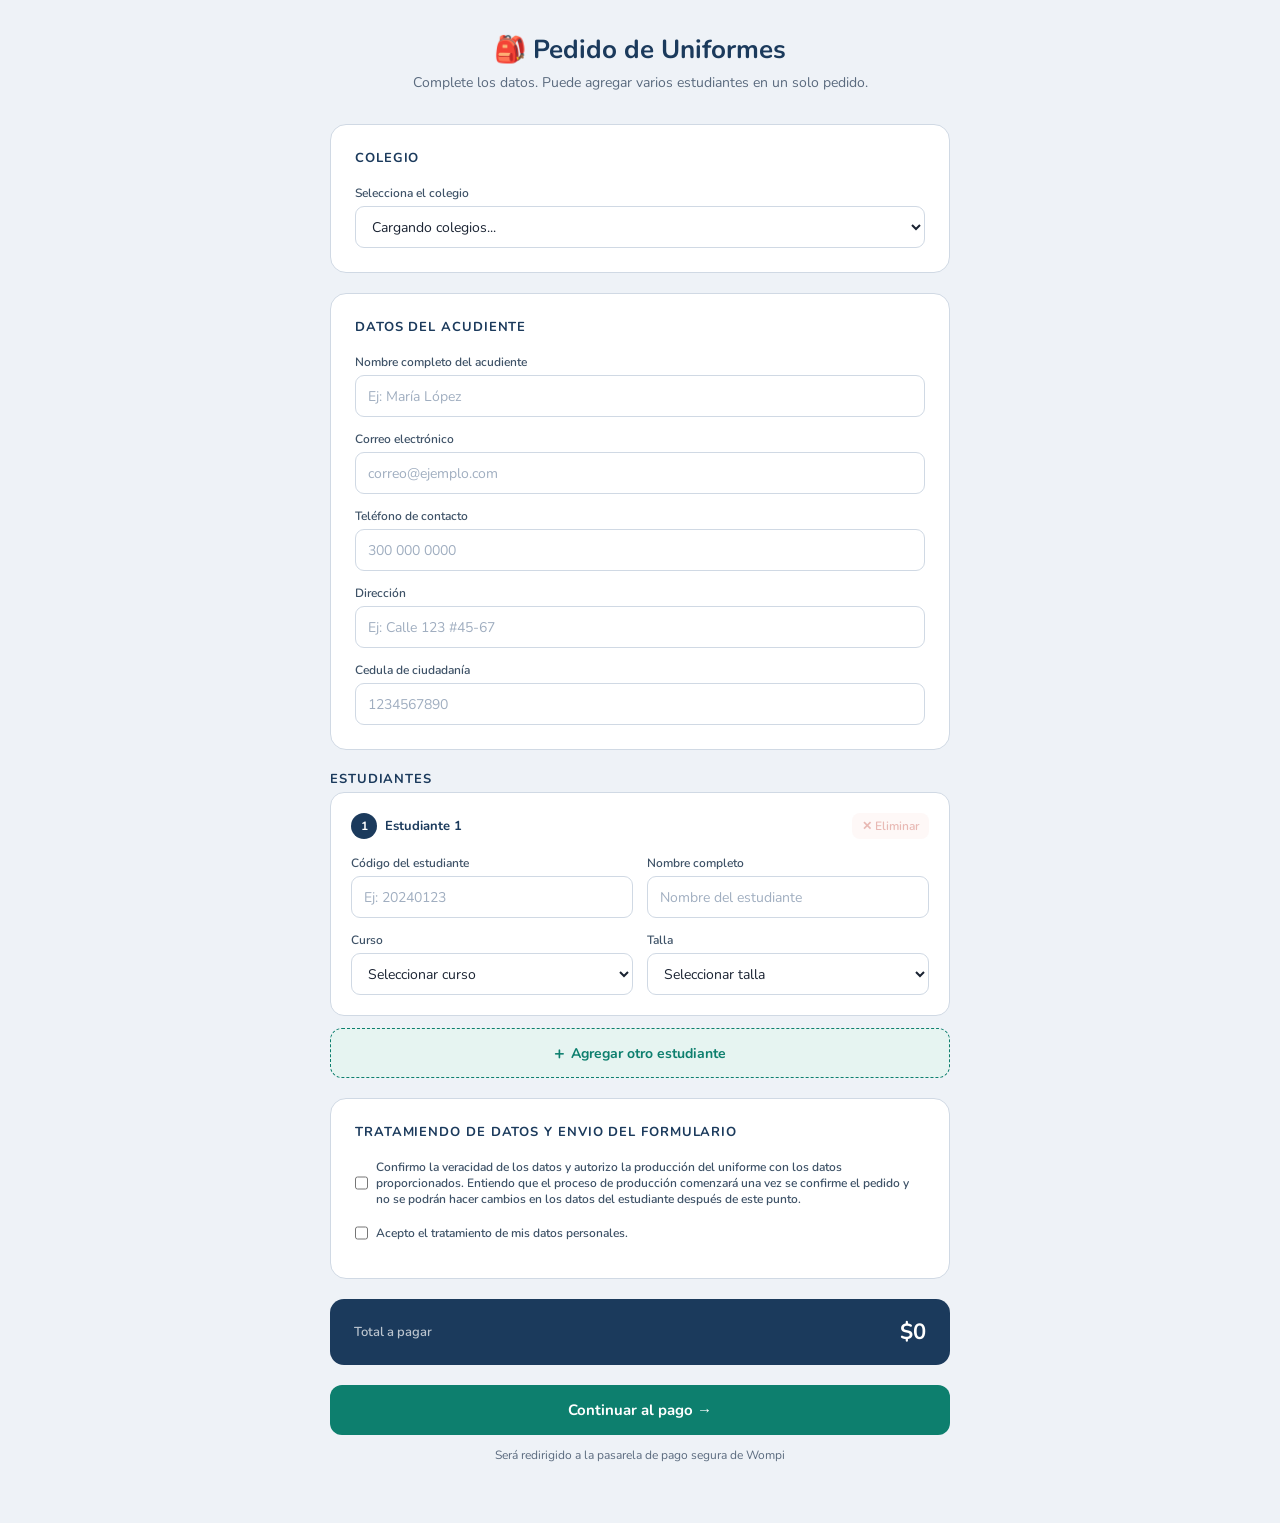
<file: index.html>
<!doctype html>
<html lang="es">
  <head>
    <meta charset="UTF-8" />
    <meta name="viewport" content="width=device-width, initial-scale=1.0" />
    <title>Pedido de Uniformes</title>
    <link
      href="https://fonts.googleapis.com/css2?family=Nunito:wght@400;500;600;700&display=swap"
      rel="stylesheet"
    />
    <link rel="stylesheet" href="index.css" />
  </head>
  <body>
    <div class="header">
      <h1>🎒 Pedido de Uniformes</h1>
      <p>
        Complete los datos. Puede agregar varios estudiantes en un solo pedido.
      </p>
    </div>

    <form id="form">
      <div class="wrap">
        <!-- Selección de colegio -->
        <div class="card">
          <div class="card-title">Colegio</div>
          <div class="fields">
            <div class="field full">
              <label>Selecciona el colegio</label>
              <select id="colegio" required>
                <option value="" disabled selected>Cargando colegios...</option>
              </select>
            </div>
          </div>
        </div>

        <!-- Datos del acudiente -->
        <div class="card">
          <div class="card-title">Datos del acudiente</div>
          <div class="fields">
            <div class="field full">
              <label>Nombre completo del acudiente</label>
              <input id="nombre_padre" placeholder="Ej: María López" required />
            </div>
            <div class="field full">
              <label>Correo electrónico</label>
              <input
                id="email"
                type="email"
                placeholder="correo@ejemplo.com"
                required
              />
            </div>
            <div class="field full">
              <label>Teléfono de contacto</label>
              <input
                id="telefono"
                type="tel"
                placeholder="300 000 0000"
                required
              />
            </div>
            <div class="field full">
              <label>Dirección</label>
              <input
                id="direccion"
                type="text"
                placeholder="Ej: Calle 123 #45-67"
                required
              />
            </div>
            <div class="field full">
              <label>Cedula de ciudadanía</label>
              <input
                id="cedula"
                type="number"
                placeholder="1234567890"
                required
              />
            </div>
          </div>
        </div>

        <!-- Estudiantes -->
        <div>
          <div class="students-header">
            <div class="students-title">Estudiantes</div>
          </div>
          <div class="students-section" id="estudiantes"></div>
          <div style="margin-top: 12px">
            <button type="button" class="btn-add" id="btn-agregar">
              <span style="font-size: 18px">+</span> Agregar otro estudiante
            </button>
          </div>
        </div>

        <!-- Tratamiento de datos -->
        <div class="card">
          <div class="card-title">
            Tratamiendo de datos Y envio del formulario
          </div>
          <div class="fields">
            <div class="field full">
              <label class="terminos-label">
                <input type="checkbox" id="terminos" required />
                <span
                  >Confirmo la veracidad de los datos y autorizo la producción
                  del uniforme con los datos proporcionados. Entiendo que el
                  proceso de producción comenzará una vez se confirme el pedido
                  y no se podrán hacer cambios en los datos del estudiante
                  después de este punto.</span
                >
              </label>
              <label class="terminos-label">
                <input type="checkbox" id="terminos" required />
                <span>Acepto el tratamiento de mis datos personales.</span>
              </label>
            </div>
          </div>
        </div>

        <!-- Total -->
        <div class="total-card">
          <span class="total-label">Total a pagar</span>
          <span class="total-value" id="total-display">$0</span>
        </div>

        <!-- Enviar -->
        <button type="submit" class="btn-submit" id="btn-submit">
          <div class="spinner" id="spinner"></div>
          <span id="btn-texto">Continuar al pago →</span>
        </button>
        <p class="nota">
          Será redirigido a la pasarela de pago segura de Wompi
        </p>
      </div>
    </form>
    <script src="index.js"></script>
  </body>
</html>
</file>
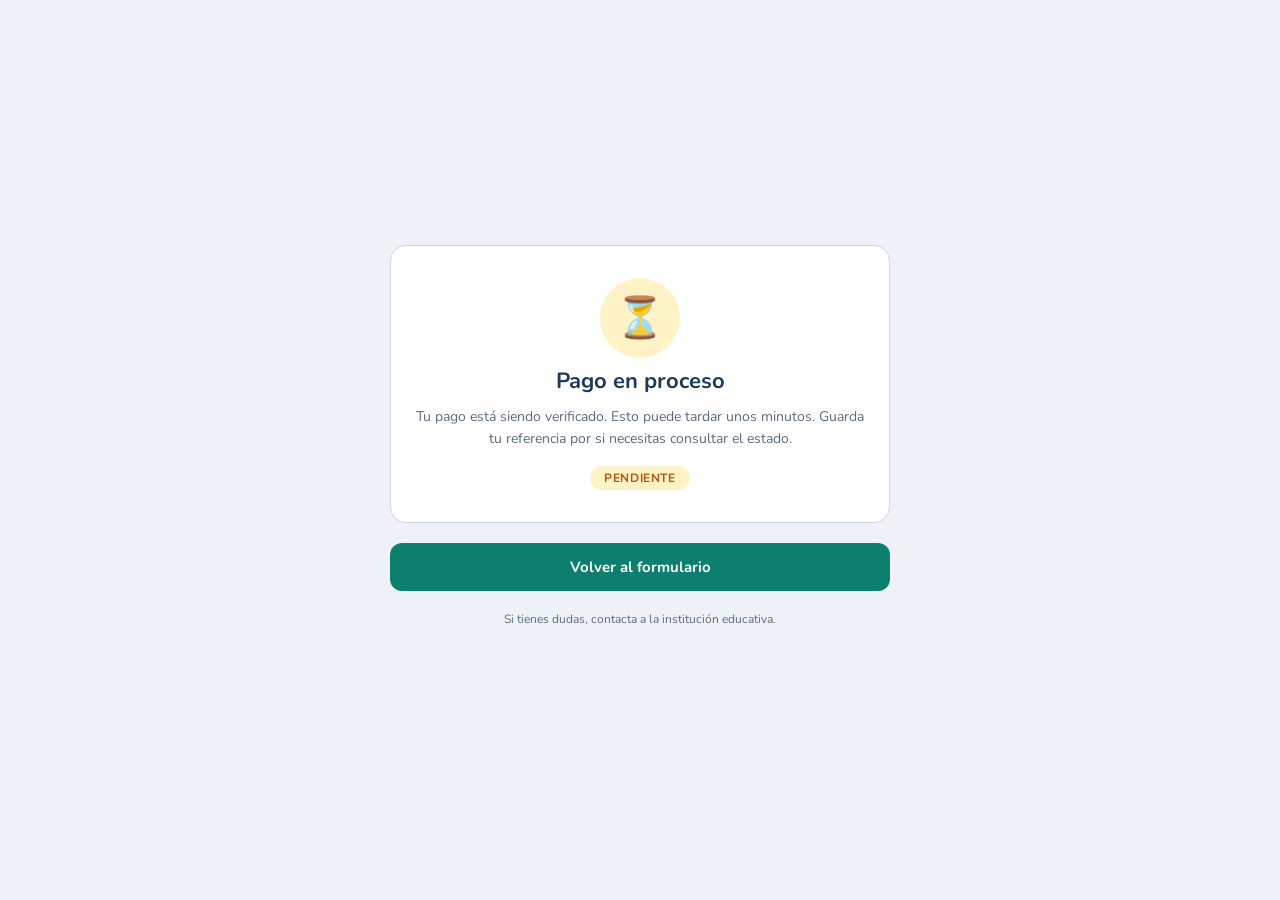
<file: pago-terminado.html>
<!doctype html>
<html lang="es">
  <head>
    <meta charset="UTF-8" />
    <meta name="viewport" content="width=device-width, initial-scale=1.0" />
    <title>Resultado del pago — Uniformes</title>
    <link
      href="https://fonts.googleapis.com/css2?family=Nunito:wght@400;500;600;700&display=swap"
      rel="stylesheet"
    />
    <style>
      *,
      *::before,
      *::after {
        box-sizing: border-box;
        margin: 0;
        padding: 0;
      }

      :root {
        --navy: #1b3a5c;
        --teal: #0d7f6e;
        --teal-lt: #e6f4f1;
        --red: #c0392b;
        --red-lt: #fdecea;
        --yellow: #b45309;
        --yellow-lt: #fef3c7;
        --bg: #eef2f7;
        --card: #ffffff;
        --border: #d0d9e4;
        --text: #1a2332;
        --muted: #5a6a7e;
      }

      body {
        font-family: "Nunito", sans-serif;
        background: var(--bg);
        color: var(--text);
        min-height: 100vh;
        display: flex;
        flex-direction: column;
        align-items: center;
        justify-content: center;
        padding: 32px 16px 60px;
      }

      .wrap {
        max-width: 500px;
        width: 100%;
        display: flex;
        flex-direction: column;
        gap: 20px;
      }

      .icon-circle {
        width: 80px;
        height: 80px;
        border-radius: 50%;
        display: flex;
        align-items: center;
        justify-content: center;
        font-size: 40px;
        margin: 0 auto 8px;
      }
      .icon-circle.success { background: var(--teal-lt); }
      .icon-circle.error   { background: var(--red-lt); }
      .icon-circle.pending { background: var(--yellow-lt); }

      .card {
        background: var(--card);
        border: 1px solid var(--border);
        border-radius: 16px;
        padding: 32px 24px;
        text-align: center;
      }

      .card h1 {
        font-size: 22px;
        font-weight: 700;
        color: var(--navy);
        margin-bottom: 10px;
      }

      .card p {
        font-size: 14px;
        color: var(--muted);
        line-height: 1.6;
      }

      .ref-box {
        background: var(--bg);
        border: 1px solid var(--border);
        border-radius: 10px;
        padding: 12px 16px;
        margin-top: 20px;
        font-size: 13px;
        color: var(--muted);
      }
      .ref-box strong {
        display: block;
        font-size: 15px;
        color: var(--text);
        margin-top: 4px;
        letter-spacing: 0.03em;
      }

      .badge-status {
        display: inline-block;
        padding: 4px 14px;
        border-radius: 20px;
        font-size: 12px;
        font-weight: 700;
        letter-spacing: 0.05em;
        text-transform: uppercase;
        margin-top: 16px;
      }
      .badge-status.success { background: var(--teal-lt); color: var(--teal); }
      .badge-status.error   { background: var(--red-lt);  color: var(--red);  }
      .badge-status.pending { background: var(--yellow-lt); color: var(--yellow); }

      .btn-back {
        display: block;
        text-align: center;
        background: var(--teal);
        color: #fff;
        border: none;
        border-radius: 12px;
        padding: 14px;
        font-size: 15px;
        font-weight: 700;
        font-family: "Nunito", sans-serif;
        text-decoration: none;
        transition: background 0.15s;
      }
      .btn-back:hover { background: #0a6b5c; }

      .nota {
        text-align: center;
        font-size: 12px;
        color: var(--muted);
      }
    </style>
  </head>
  <body>
    <div class="wrap">
      <div class="card" id="result-card">
        <div class="icon-circle" id="icon"></div>
        <h1 id="titulo"></h1>
        <p id="mensaje"></p>
        <span class="badge-status" id="badge"></span>
        <div class="ref-box" id="ref-box" style="display:none">
          Referencia del pedido
          <strong id="ref-value"></strong>
        </div>
      </div>

      <a href="index.html" class="btn-back">Volver al formulario</a>
      <p class="nota">Si tienes dudas, contacta a la institución educativa.</p>
    </div>

    <script>
      const params = new URLSearchParams(window.location.search);
      const status = (params.get("status") || "").toUpperCase();
      const reference = params.get("reference") || "";

      const icon    = document.getElementById("icon");
      const titulo  = document.getElementById("titulo");
      const mensaje = document.getElementById("mensaje");
      const badge   = document.getElementById("badge");
      const refBox  = document.getElementById("ref-box");
      const refVal  = document.getElementById("ref-value");

      if (status === "APPROVED") {
        icon.textContent = "✅";
        icon.className = "icon-circle success";
        titulo.textContent = "¡Gracias por tu compra!";
        mensaje.textContent =
          "Tu pago fue procesado exitosamente. Pronto la institución educativa confirmará los detalles de tu pedido.";
        badge.textContent = "Pago aprobado";
        badge.className = "badge-status success";
      } else if (status === "DECLINED" || status === "VOIDED" || status === "ERROR") {
        icon.textContent = "❌";
        icon.className = "icon-circle error";
        titulo.textContent = "El pago no fue completado";
        mensaje.textContent =
          "Tu transacción fue rechazada o cancelada. Puedes intentarlo de nuevo con otro método de pago.";
        badge.textContent = "Pago rechazado";
        badge.className = "badge-status error";
      } else {
        icon.textContent = "⏳";
        icon.className = "icon-circle pending";
        titulo.textContent = "Pago en proceso";
        mensaje.textContent =
          "Tu pago está siendo verificado. Esto puede tardar unos minutos. Guarda tu referencia por si necesitas consultar el estado.";
        badge.textContent = "Pendiente";
        badge.className = "badge-status pending";
      }

      if (reference) {
        refBox.style.display = "block";
        refVal.textContent = reference;
      }
    </script>
  </body>
</html>
</file>
<file: index.css>
*,
*::before,
*::after {
  box-sizing: border-box;
  margin: 0;
  padding: 0;
}

:root {
  --navy: #1b3a5c;
  --teal: #0d7f6e;
  --teal-lt: #e6f4f1;
  --red: #c0392b;
  --red-lt: #fdecea;
  --bg: #eef2f7;
  --card: #ffffff;
  --border: #d0d9e4;
  --text: #1a2332;
  --muted: #5a6a7e;
  --label: #3d5166;
}

body {
  font-family: "Nunito", sans-serif;
  background: var(--bg);
  color: var(--text);
  min-height: 100vh;
  padding: 32px 16px 60px;
}

.header {
  text-align: center;
  margin-bottom: 32px;
}
.header h1 {
  font-size: 26px;
  font-weight: 700;
  color: var(--navy);
  margin-bottom: 6px;
}
.header p {
  font-size: 14px;
  color: var(--muted);
}

.wrap {
  max-width: 620px;
  margin: 0 auto;
  display: flex;
  flex-direction: column;
  gap: 20px;
}

.card {
  background: var(--card);
  border: 1px solid var(--border);
  border-radius: 16px;
  padding: 24px;
}
.card-title {
  font-size: 13px;
  font-weight: 700;
  letter-spacing: 0.07em;
  text-transform: uppercase;
  color: var(--navy);
  margin-bottom: 18px;
}

.fields {
  display: grid;
  grid-template-columns: 1fr 1fr;
  gap: 14px;
}
.field {
  display: flex;
  flex-direction: column;
  gap: 5px;
}
.field.full {
  grid-column: 1 / -1;
}

label {
  font-size: 12px;
  font-weight: 600;
  color: var(--label);
}
input,
select {
  height: 42px;
  border: 1.5px solid var(--border);
  border-radius: 9px;
  padding: 0 12px;
  font-family: "Nunito", sans-serif;
  font-size: 14px;
  color: var(--text);
  background: #fff;
  transition:
    border-color 0.15s,
    box-shadow 0.15s;
  outline: none;
}
input::placeholder {
  color: #a0aec0;
}
input:focus,
select:focus {
  border-color: var(--teal);
  box-shadow: 0 0 0 3px rgba(13, 127, 110, 0.12);
}
select:disabled {
  background: #f5f5f5;
  color: #a0aec0;
  cursor: not-allowed;
}

.student-card {
  background: var(--card);
  border: 1.5px solid var(--border);
  border-radius: 14px;
  padding: 20px;
  animation: slideIn 0.25s ease;
}
.student-card.removing {
  animation: slideOut 0.2s ease forwards;
}
@keyframes slideIn {
  from {
    opacity: 0;
    transform: translateY(-10px);
  }
  to {
    opacity: 1;
    transform: translateY(0);
  }
}
@keyframes slideOut {
  from {
    opacity: 1;
    transform: translateY(0);
  }
  to {
    opacity: 0;
    transform: translateY(-8px);
  }
}

.student-header {
  display: flex;
  align-items: center;
  justify-content: space-between;
  margin-bottom: 16px;
}
.student-num {
  display: flex;
  align-items: center;
  gap: 8px;
}
.badge {
  width: 26px;
  height: 26px;
  border-radius: 50%;
  background: var(--navy);
  color: #fff;
  font-size: 12px;
  font-weight: 700;
  display: flex;
  align-items: center;
  justify-content: center;
}
.student-label {
  font-size: 13px;
  font-weight: 700;
  color: var(--navy);
}

.btn-remove {
  background: var(--red-lt);
  color: var(--red);
  border: none;
  border-radius: 8px;
  padding: 5px 10px;
  font-size: 12px;
  font-weight: 600;
  cursor: pointer;
  font-family: "Nunito", sans-serif;
  transition: background 0.15s;
}
.btn-remove:hover {
  background: #f9c8c5;
}
.btn-remove:disabled {
  opacity: 0.35;
  cursor: default;
}

.students-section {
  display: flex;
  flex-direction: column;
  gap: 12px;
}
.students-header {
  display: flex;
  align-items: center;
  justify-content: space-between;
  margin-bottom: 4px;
}
.students-title {
  font-size: 13px;
  font-weight: 700;
  letter-spacing: 0.07em;
  text-transform: uppercase;
  color: var(--navy);
}

.btn-add {
  background: var(--teal-lt);
  color: var(--teal);
  border: 1.5px dashed var(--teal);
  border-radius: 12px;
  padding: 12px;
  font-size: 14px;
  font-weight: 700;
  font-family: "Nunito", sans-serif;
  cursor: pointer;
  width: 100%;
  transition: background 0.15s;
  display: flex;
  align-items: center;
  justify-content: center;
  gap: 6px;
}
.btn-add:hover {
  background: #c9eae5;
}

/* Total */
.total-card {
  background: var(--navy);
  border-radius: 14px;
  padding: 18px 24px;
  display: flex;
  align-items: center;
  justify-content: space-between;
}
.total-label {
  font-size: 13px;
  font-weight: 600;
  color: rgba(255, 255, 255, 0.7);
}
.total-value {
  font-size: 22px;
  font-weight: 700;
  color: #fff;
}

.btn-submit {
  background: var(--teal);
  color: #fff;
  border: none;
  border-radius: 12px;
  padding: 15px;
  font-size: 15px;
  font-weight: 700;
  font-family: "Nunito", sans-serif;
  cursor: pointer;
  width: 100%;
  transition:
    background 0.15s,
    transform 0.1s;
  display: flex;
  align-items: center;
  justify-content: center;
  gap: 8px;
}
.btn-submit:hover {
  background: #0a6b5c;
}
.btn-submit:active {
  transform: scale(0.98);
}
.btn-submit:disabled {
  background: #a0aec0;
  cursor: not-allowed;
  transform: none;
}

.nota {
  text-align: center;
  font-size: 12px;
  color: var(--muted);
  margin-top: -8px;
}

.spinner {
  width: 18px;
  height: 18px;
  border: 2px solid rgba(255, 255, 255, 0.3);
  border-top-color: #fff;
  border-radius: 50%;
  animation: spin 0.6s linear infinite;
  display: none;
}
@keyframes spin {
  to {
    transform: rotate(360deg);
  }
}

@media (max-width: 480px) {
  .fields {
    grid-template-columns: 1fr;
  }
  .field.full {
    grid-column: 1;
  }
}

.terminos-label {
  display: flex;
  gap: 8px;
  align-items: center;
}
</file>
